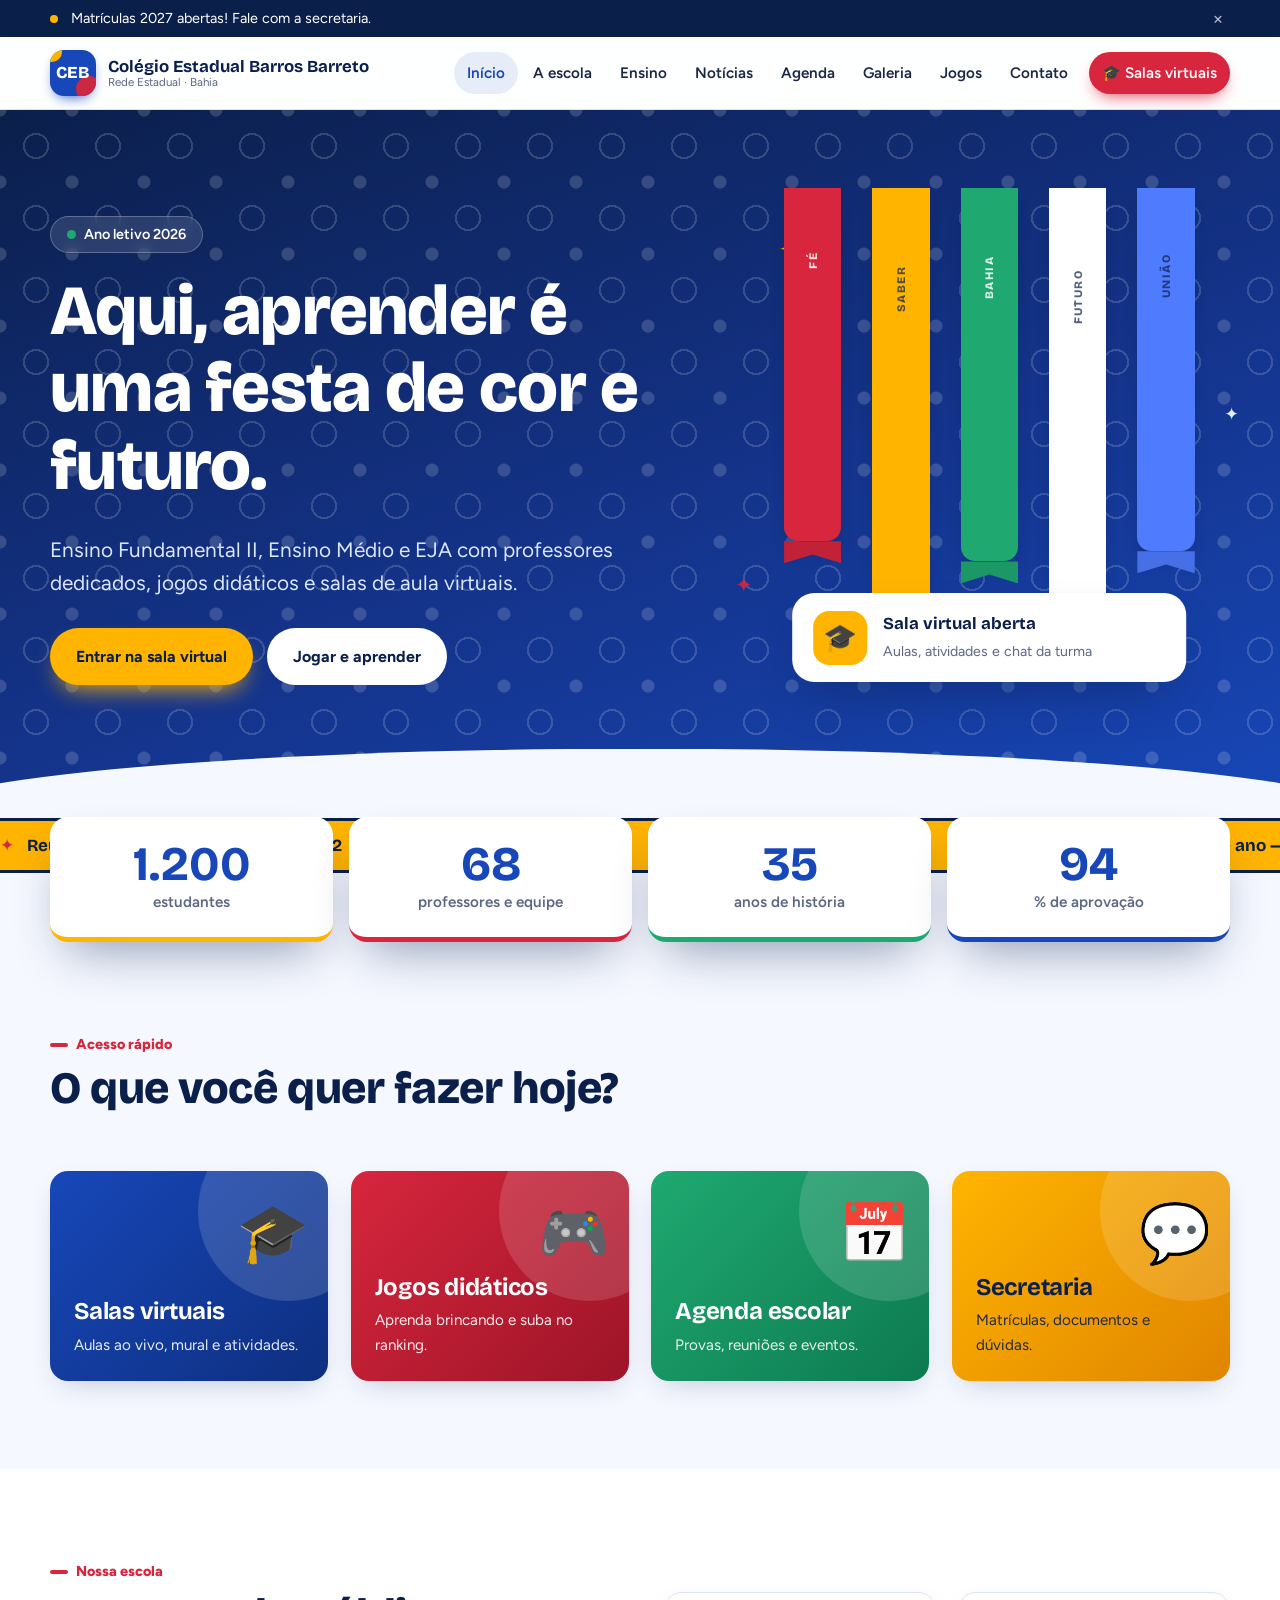
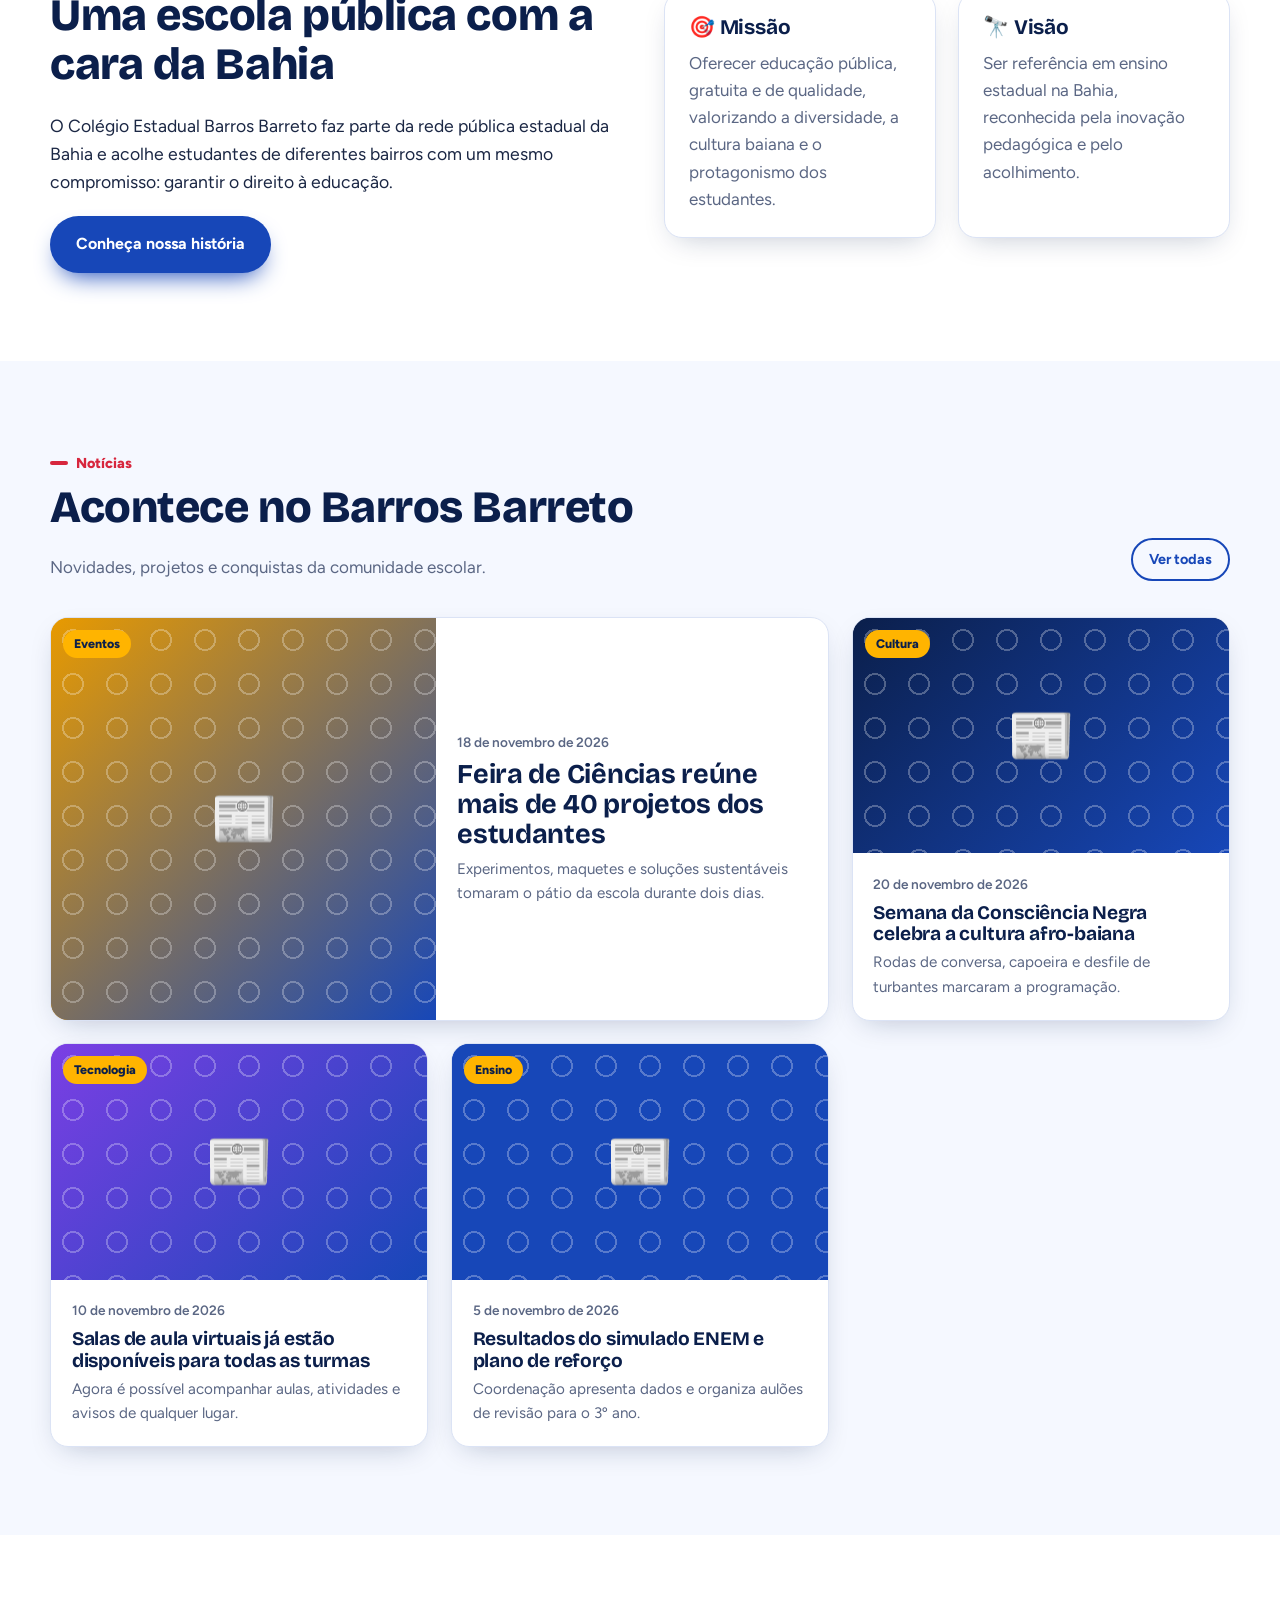
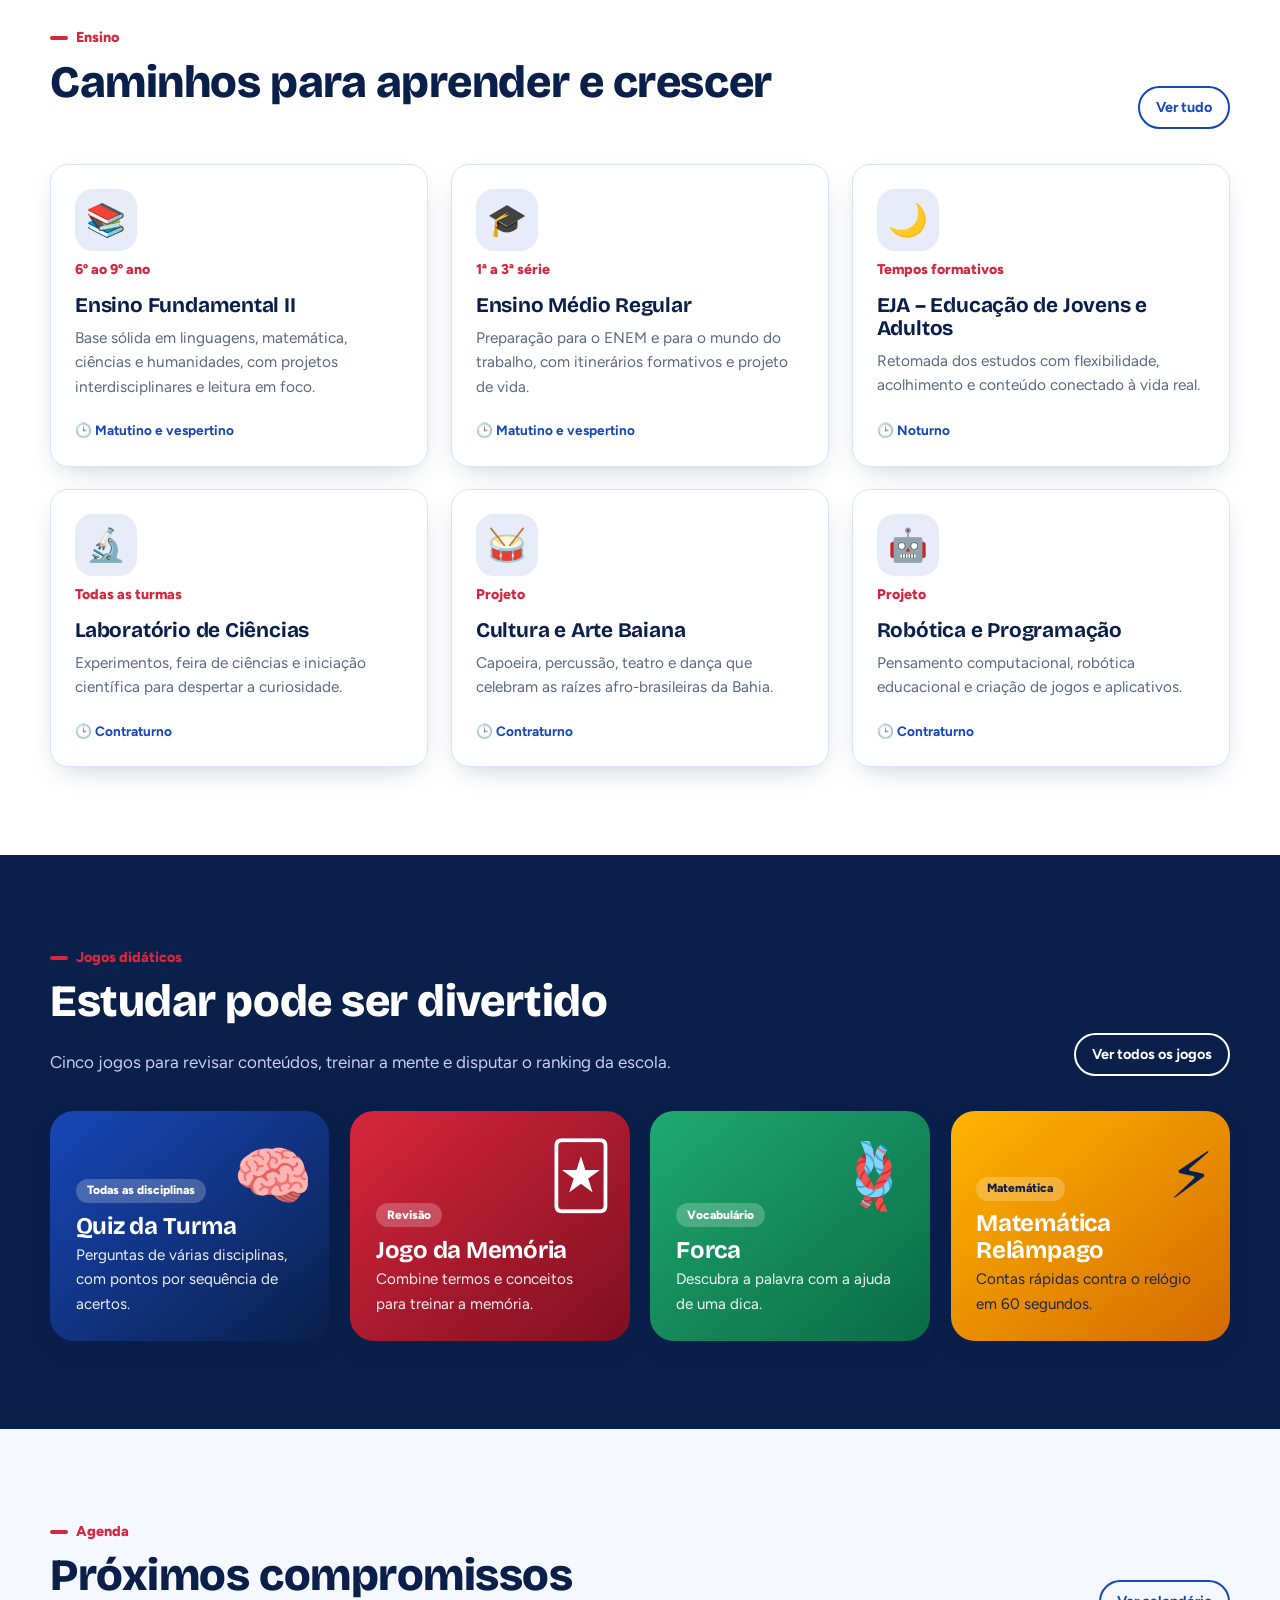
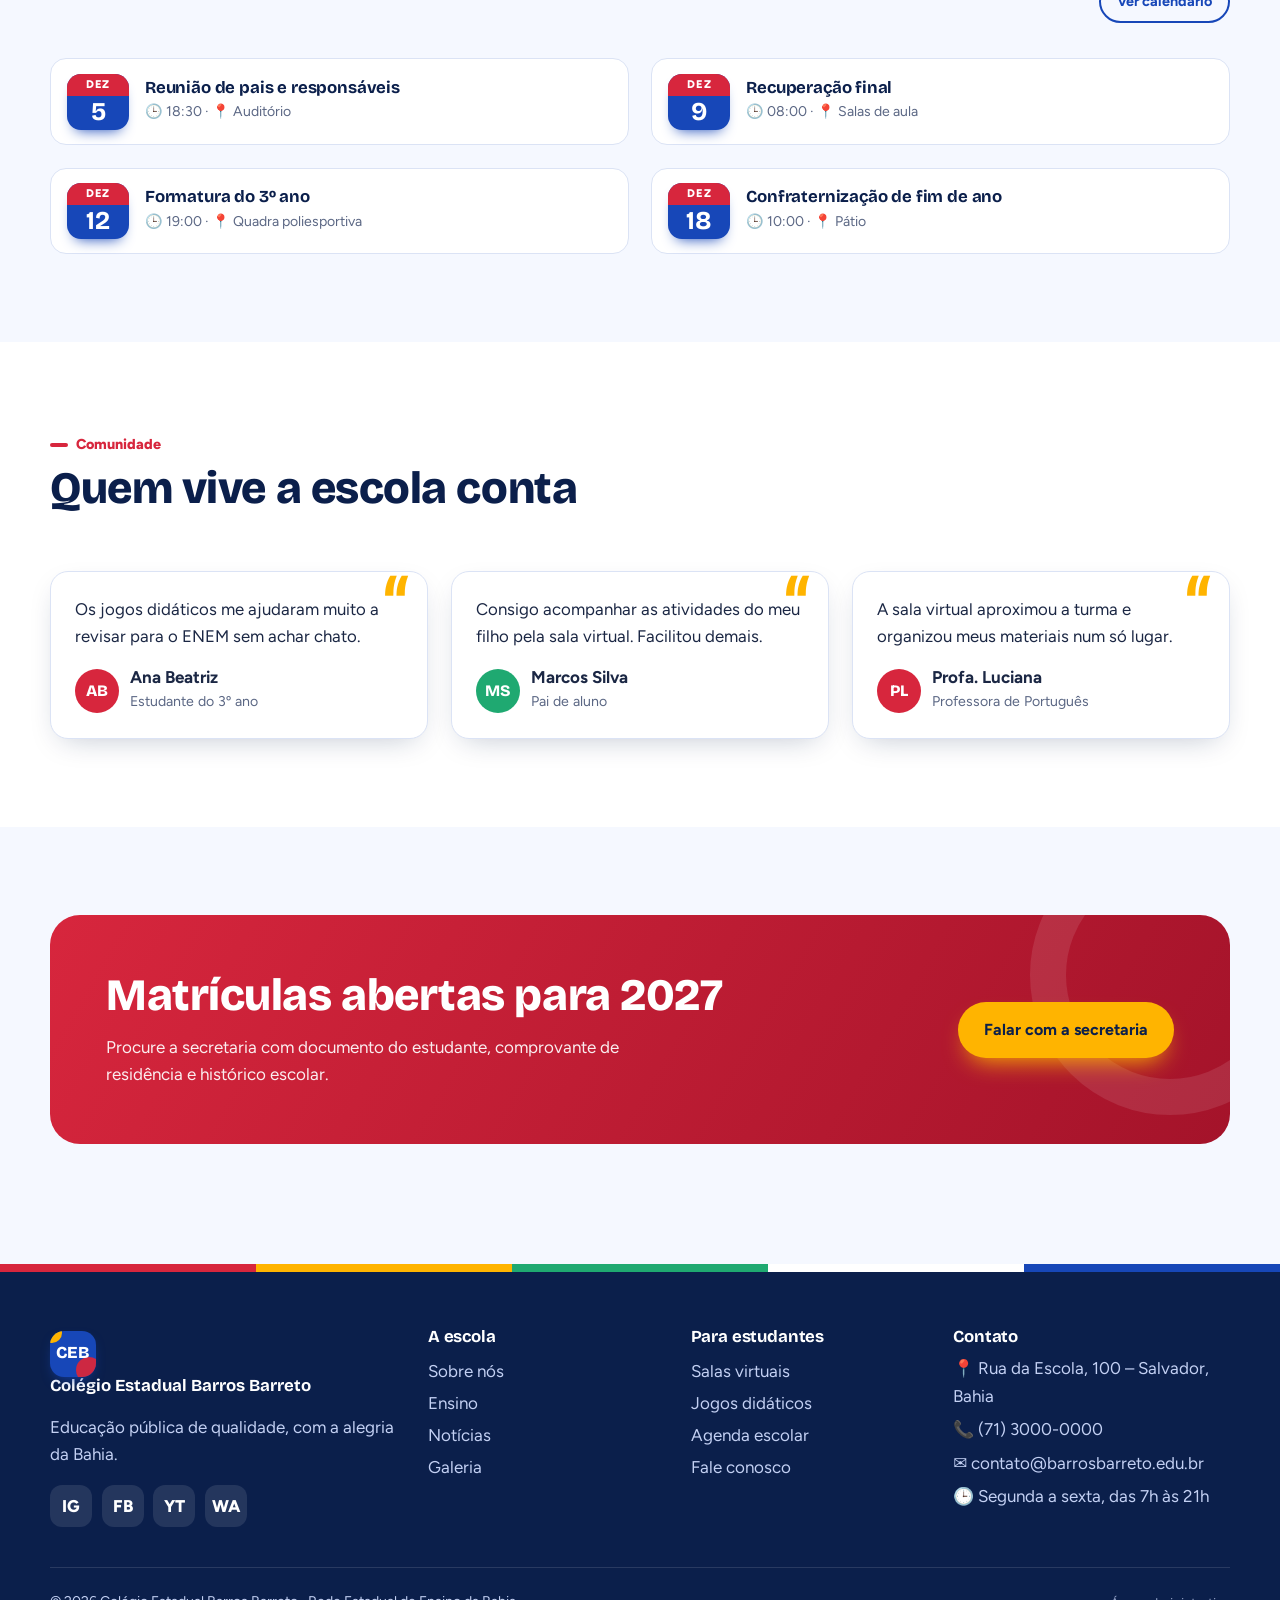
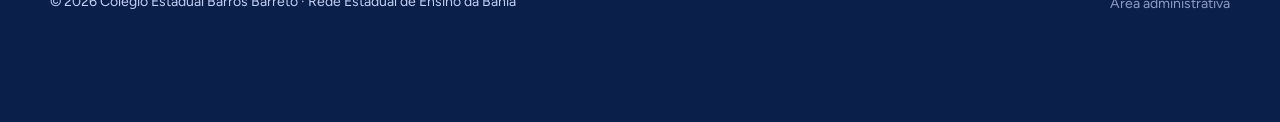
<file: index.html>
<!DOCTYPE html>
<html lang="pt-BR">
<head>
<meta charset="utf-8">
<meta name="viewport" content="width=device-width, initial-scale=1, viewport-fit=cover">
<title>Colégio Estadual Barros Barreto</title>
<meta name="description" content="Site oficial do Colégio Estadual Barros Barreto: notícias, jogos didáticos, salas de aula virtuais e informações para estudantes e famílias.">
<meta name="theme-color" content="#0B1F4B">
<link rel="preconnect" href="https://fonts.googleapis.com">
<link rel="preconnect" href="https://fonts.gstatic.com" crossorigin>
<link href="https://fonts.googleapis.com/css2?family=Bricolage+Grotesque:opsz,wght@12..96,500;12..96,700;12..96,800&family=Figtree:wght@400;500;600;700;800&display=swap" rel="stylesheet">
<link rel="icon" href="data:image/svg+xml,%3Csvg xmlns='http://www.w3.org/2000/svg' viewBox='0 0 64 64'%3E%3Crect width='64' height='64' rx='16' fill='%231747B8'/%3E%3Ccircle cx='50' cy='50' r='16' fill='%23D7263D'/%3E%3Ccircle cx='8' cy='8' r='12' fill='%23FFB400'/%3E%3Ctext x='32' y='41' font-size='26' font-family='Arial' font-weight='800' fill='white' text-anchor='middle'%3EBB%3C/text%3E%3C/svg%3E">
<link rel="stylesheet" href="assets/css/site.css">
</head>
<body>

<div class="carregando" id="carregando" aria-hidden="true"><div class="fitas-load"><i></i><i></i><i></i><i></i><i></i></div></div>

<a href="#app" class="sr-only">Ir para o conteúdo</a>
<div id="aviso-topo"></div>
<header class="site-header" id="header"></header>
<main id="app" tabindex="-1"></main>
<footer class="site-footer" id="footer"></footer>
<nav class="bottom-bar" id="bottom-bar" aria-label="Navegação rápida"></nav>

<button class="voltar-topo" id="voltar-topo" aria-label="Voltar ao topo">↑</button>
<div class="toast" id="toast" role="status" aria-live="polite"></div>
<div class="modal" id="modal" role="dialog" aria-modal="true"><div class="modal-box" id="modal-box"></div></div>
<canvas id="confete"></canvas>

<noscript><p style="padding:2rem;text-align:center">Este site precisa de JavaScript para funcionar.</p></noscript>

<script src="assets/js/store.js"></script>
<script src="assets/js/ui.js"></script>
<script src="assets/js/games.js"></script>
<script src="assets/js/rooms.js"></script>
<script src="assets/js/site.js"></script>
</body>
</html>
</file>
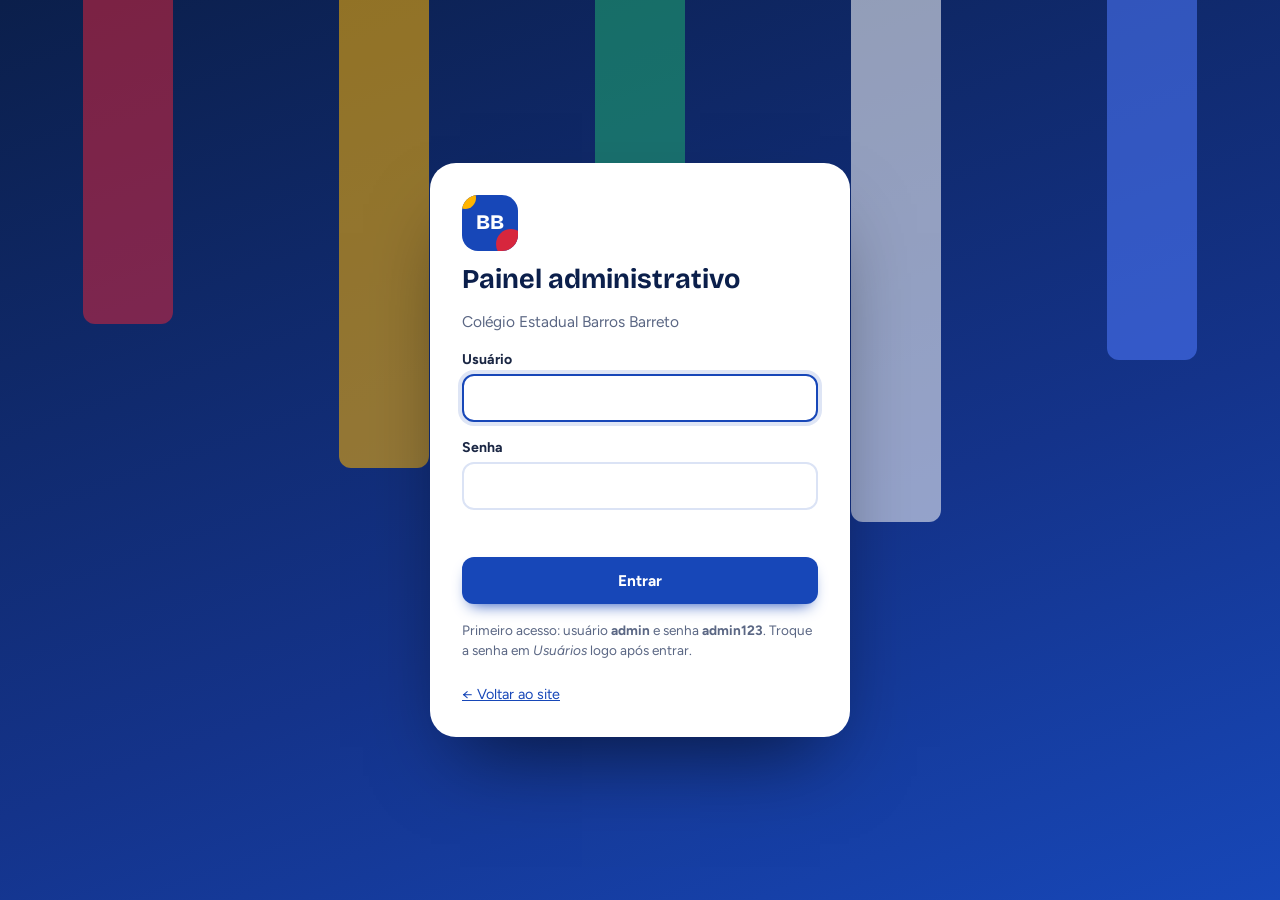
<file: admin/index.html>
<!DOCTYPE html>
<html lang="pt-BR">
<head>
<meta charset="utf-8">
<meta name="viewport" content="width=device-width, initial-scale=1">
<meta name="robots" content="noindex, nofollow">
<title>Painel administrativo · Barros Barreto</title>
<link rel="preconnect" href="https://fonts.googleapis.com">
<link rel="preconnect" href="https://fonts.gstatic.com" crossorigin>
<link href="https://fonts.googleapis.com/css2?family=Bricolage+Grotesque:opsz,wght@12..96,600;12..96,800&family=Figtree:wght@400;500;600;700;800&display=swap" rel="stylesheet">
<link rel="stylesheet" href="../assets/css/admin.css">
</head>
<body>

<!-- Tela de login -->
<div class="login" id="login">
  <div class="login-art" aria-hidden="true"><div class="fita f1"></div><div class="fita f2"></div><div class="fita f3"></div><div class="fita f4"></div><div class="fita f5"></div></div>
  <form class="login-box" id="f-login" autocomplete="on">
    <div class="logo">BB</div>
    <h1>Painel administrativo</h1>
    <p class="muted">Colégio Estadual Barros Barreto</p>
    <label for="l-user">Usuário</label>
    <input id="l-user" class="in" autocomplete="username" required autofocus>
    <label for="l-pass">Senha</label>
    <input id="l-pass" type="password" class="in" autocomplete="current-password" required>
    <div class="erro" id="l-erro" role="alert"></div>
    <button class="bt bt-primario" style="width:100%">Entrar</button>
    <p class="muted dica" id="l-dica">Primeiro acesso: usuário <b>admin</b> e senha <b>admin123</b>. Troque a senha em <i>Usuários</i> logo após entrar.</p>
    <a href="../index.html" class="link">← Voltar ao site</a>
  </form>
</div>

<!-- Aplicação -->
<div class="app" id="app" hidden>
  <aside class="side" id="side">
    <div class="side-topo"><div class="logo sm">BB</div><div><strong>Barros Barreto</strong><small>Painel administrativo</small></div></div>
    <nav id="menu" aria-label="Menu do painel"></nav>
    <div class="side-fim"><a class="bt bt-ghost bt-sm" href="../index.html" target="_blank" rel="noopener">Ver site ↗</a><button class="bt bt-ghost bt-sm" id="sair">Sair</button></div>
  </aside>
  <div class="scrim" id="scrim"></div>
  <div class="main">
    <header class="top">
      <button class="hamb" id="hamb" aria-label="Abrir menu">☰</button>
      <h1 id="titulo-pg">Painel</h1>
      <div class="top-dir"><span class="user" id="user-lbl"></span></div>
    </header>
    <div class="conteudo" id="conteudo" tabindex="-1"></div>
  </div>
</div>

<div class="modal" id="modal" role="dialog" aria-modal="true"><div class="modal-box" id="modal-box"></div></div>
<div class="toast" id="toast" role="status" aria-live="polite"></div>

<script src="../assets/js/store.js"></script>
<script src="admin.js"></script>
</body>
</html>
</file>
<file: assets/css/site.css>
/* ============================================================
   Colégio Estadual Barros Barreto — Estilos do site público
   Paleta: azul azulejo, vermelho Bahia, amarelo dendê, verde fita
   ============================================================ */
:root {
  --azul: #1747B8;
  --marinho: #0B1F4B;
  --vermelho: #D7263D;
  --amarelo: #FFB400;
  --verde: #1FA971;
  --papel: #F5F8FF;
  --branco: #fff;
  --texto: #1b2744;
  --suave: #5b6784;
  --linha: #dbe3f5;
  --raio: 18px;
  --sombra: 0 10px 30px -12px rgba(11, 31, 75, .28);
  --sombra-forte: 0 24px 50px -18px rgba(11, 31, 75, .45);
  --display: 'Bricolage Grotesque', 'Trebuchet MS', system-ui, sans-serif;
  --corpo: 'Figtree', system-ui, -apple-system, 'Segoe UI', sans-serif;
  --header-h: 72px;
}
*, *::before, *::after { box-sizing: border-box; }
html { scroll-behavior: smooth; -webkit-text-size-adjust: 100%; }
body {
  margin: 0; font-family: var(--corpo); color: var(--texto); background: var(--papel);
  line-height: 1.6; font-size: 17px; overflow-x: hidden;
}
img, svg { max-width: 100%; display: block; }
a { color: var(--azul); text-decoration: none; }
a:hover { text-decoration: underline; }
button { font: inherit; cursor: pointer; }
h1, h2, h3, h4 { font-family: var(--display); line-height: 1.1; margin: 0 0 .5em; color: var(--marinho); letter-spacing: -.01em; }
h1 { font-size: clamp(2.3rem, 6vw, 4.4rem); font-weight: 800; }
h2 { font-size: clamp(1.8rem, 4vw, 2.8rem); font-weight: 800; }
h3 { font-size: 1.3rem; font-weight: 700; }
p { margin: 0 0 1em; }
:focus-visible { outline: 3px solid var(--amarelo); outline-offset: 3px; border-radius: 6px; }
.container { width: min(1180px, 100% - 2.4rem); margin-inline: auto; }
.sr-only { position: absolute; width: 1px; height: 1px; overflow: hidden; clip: rect(0 0 0 0); white-space: nowrap; }

/* ---------- fundo de azulejo ---------- */
.azulejo {
  --t: 64px;
  background-color: var(--branco);
  background-image:
    radial-gradient(circle at 50% 50%, transparent 0 11px, var(--azul) 11px 13px, transparent 13px),
    radial-gradient(circle at 0 0, var(--azul) 0 6px, transparent 7px),
    radial-gradient(circle at 100% 0, var(--azul) 0 6px, transparent 7px),
    radial-gradient(circle at 0 100%, var(--azul) 0 6px, transparent 7px),
    radial-gradient(circle at 100% 100%, var(--azul) 0 6px, transparent 7px),
    conic-gradient(from 45deg at 50% 50%, rgba(23,71,184,.10) 0 25%, transparent 0 50%, rgba(23,71,184,.10) 0 75%, transparent 0);
  background-size: var(--t) var(--t);
  opacity: 1;
}

/* ---------- aviso do topo ---------- */
.aviso-topo { background: var(--marinho); color: #fff; font-size: .9rem; overflow: hidden; position: relative; z-index: 60; }
.aviso-topo .container { display: flex; align-items: center; gap: .8rem; padding-block: .45rem; justify-content: center; text-align: center; }
.aviso-topo .dot { width: 8px; height: 8px; border-radius: 50%; background: var(--amarelo); flex: none; animation: pulso 1.6s infinite; }
.aviso-topo button { background: transparent; border: 0; color: #fff; opacity: .7; font-size: 1.2rem; line-height: 1; margin-left: auto; }
.aviso-topo button:hover { opacity: 1; }

/* ---------- cabeçalho ---------- */
.site-header {
  position: sticky; top: 0; z-index: 50; background: rgba(255,255,255,.88); backdrop-filter: blur(14px);
  border-bottom: 1px solid var(--linha); transition: box-shadow .3s, background .3s;
}
.site-header.scrolled { box-shadow: 0 8px 24px -14px rgba(11,31,75,.35); background: rgba(255,255,255,.96); }
.site-header .container { display: flex; align-items: center; justify-content: space-between; height: var(--header-h); gap: 1rem; }
.brand { display: flex; align-items: center; gap: .75rem; color: var(--marinho); text-decoration: none !important; min-width: 0; }
.brand-mark { width: 46px; height: 46px; flex: none; border-radius: 14px; background: var(--azul); display: grid; place-items: center; color: #fff; font-family: var(--display); font-weight: 800; font-size: 1.05rem; position: relative; overflow: hidden; box-shadow: 0 6px 14px -6px var(--azul); }
.brand-mark::before { content: ''; position: absolute; inset: auto -6px -6px auto; width: 26px; height: 26px; background: var(--vermelho); border-radius: 50%; opacity: .95; }
.brand-mark::after { content: ''; position: absolute; left: -8px; top: -8px; width: 20px; height: 20px; background: var(--amarelo); border-radius: 50%; }
.brand-mark span { position: relative; z-index: 2; }
.brand-mark img { width: 100%; height: 100%; object-fit: cover; position: relative; z-index: 3; background: #fff; }
.brand-text { display: flex; flex-direction: column; line-height: 1.1; min-width: 0; }
.brand-text strong { font-family: var(--display); font-size: 1.05rem; white-space: nowrap; overflow: hidden; text-overflow: ellipsis; }
.brand-text small { color: var(--suave); font-size: .72rem; white-space: nowrap; overflow: hidden; text-overflow: ellipsis; }
.nav { display: flex; align-items: center; gap: .15rem; }
.nav a { white-space: nowrap; color: var(--texto); font-weight: 600; padding: .55rem .8rem; border-radius: 999px; font-size: .95rem; text-decoration: none !important; position: relative; transition: background .2s, color .2s; }
.nav a:hover { background: rgba(23,71,184,.08); color: var(--azul); }
.nav a.ativo { color: var(--azul); background: rgba(23,71,184,.1); }
.nav a.destaque { background: var(--vermelho); color: #fff; margin-left: .4rem; box-shadow: 0 8px 18px -8px var(--vermelho); }
.nav a.destaque:hover { background: #b81d31; color: #fff; transform: translateY(-1px); }
.menu-btn { display: none; width: 46px; height: 46px; border-radius: 14px; border: 1px solid var(--linha); background: #fff; place-items: center; }
.menu-btn i { display: block; width: 20px; height: 2px; background: var(--marinho); position: relative; transition: .3s; }
.menu-btn i::before, .menu-btn i::after { content: ''; position: absolute; left: 0; width: 20px; height: 2px; background: var(--marinho); transition: .3s; }
.menu-btn i::before { top: -6px; } .menu-btn i::after { top: 6px; }
.menu-btn[aria-expanded="true"] i { background: transparent; }
.menu-btn[aria-expanded="true"] i::before { top: 0; transform: rotate(45deg); }
.menu-btn[aria-expanded="true"] i::after { top: 0; transform: rotate(-45deg); }

/* ---------- botões ---------- */
.btn { display: inline-flex; align-items: center; justify-content: center; gap: .55rem; padding: .85rem 1.5rem; border-radius: 999px; font-weight: 700; border: 2px solid transparent; transition: transform .2s, box-shadow .2s, background .2s; text-decoration: none !important; font-size: 1rem; position: relative; overflow: hidden; }
.btn:hover { transform: translateY(-3px); }
.btn:active { transform: translateY(0); }
.btn-primario { background: var(--azul); color: #fff; box-shadow: 0 12px 24px -10px var(--azul); }
.btn-primario:hover { background: #10399a; color: #fff; }
.btn-amarelo { background: var(--amarelo); color: var(--marinho); box-shadow: 0 12px 24px -10px var(--amarelo); }
.btn-vermelho { background: var(--vermelho); color: #fff; box-shadow: 0 12px 24px -10px var(--vermelho); }
.btn-ghost { background: transparent; border-color: var(--azul); color: var(--azul); }
.btn-ghost:hover { background: var(--azul); color: #fff; }
.btn-branco { background: #fff; color: var(--marinho); }
.secao.marinho .btn-ghost { border-color: #fff; color: #fff; } .secao.marinho .btn-ghost:hover { background: #fff; color: var(--marinho); }
.btn-sm { padding: .5rem 1rem; font-size: .9rem; }
.btn::after { content: ''; position: absolute; inset: 0; background: linear-gradient(110deg, transparent 30%, rgba(255,255,255,.4) 50%, transparent 70%); transform: translateX(-120%); }
.btn:hover::after { transform: translateX(120%); transition: transform .7s; }

/* ---------- hero ---------- */
.hero { position: relative; overflow: hidden; padding: clamp(2.5rem, 7vw, 5.5rem) 0 clamp(5rem, 9vw, 8rem); color: #fff; background: linear-gradient(160deg, var(--marinho) 0%, #14338a 55%, var(--azul) 100%); isolation: isolate; }
.hero::before { content: ''; position: absolute; inset: 0; z-index: -2; opacity: .16; background-image:
    radial-gradient(circle at 50% 50%, transparent 0 11px, #fff 11px 13px, transparent 13px),
    radial-gradient(circle at 0 0, #fff 0 6px, transparent 7px), radial-gradient(circle at 100% 0, #fff 0 6px, transparent 7px),
    radial-gradient(circle at 0 100%, #fff 0 6px, transparent 7px), radial-gradient(circle at 100% 100%, #fff 0 6px, transparent 7px);
  background-size: 72px 72px; animation: deriva 40s linear infinite; }
.hero::after { content: ''; position: absolute; left: 0; right: 0; bottom: -1px; height: 70px; z-index: 1; background: var(--papel); clip-path: ellipse(58% 100% at 50% 100%); }
.hero-grid { display: grid; grid-template-columns: 1.15fr .85fr; gap: 3rem; align-items: center; position: relative; z-index: 2; }
.hero h1 { color: #fff; margin-bottom: .4em; }
.hero h1 .palavra { display: inline-block; opacity: 0; transform: translateY(40px) rotate(4deg); animation: palavra .8s cubic-bezier(.2,.8,.2,1) forwards; }
.hero p.sub { font-size: clamp(1.05rem, 2.2vw, 1.3rem); color: #dbe6ff; max-width: 38em; opacity: 0; animation: surgir .8s .7s forwards; }
.hero-cta { display: flex; flex-wrap: wrap; gap: .9rem; margin-top: 1.8rem; opacity: 0; animation: surgir .8s .95s forwards; }
.hero-badge { display: inline-flex; align-items: center; gap: .55rem; background: rgba(255,255,255,.12); border: 1px solid rgba(255,255,255,.25); padding: .4rem 1rem; border-radius: 999px; margin-bottom: 1.2rem; font-weight: 600; font-size: .9rem; backdrop-filter: blur(6px); animation: surgir .7s forwards; }
.hero-badge i { width: 9px; height: 9px; background: var(--verde); border-radius: 50%; box-shadow: 0 0 0 0 var(--verde); animation: pulso 1.8s infinite; }

.hero-arte { position: relative; aspect-ratio: 1 / 1.05; max-width: 480px; margin-inline: auto; width: 100%; }
.fitas { position: absolute; left: 50%; top: -10px; width: 100%; height: 100%; transform: translateX(-50%); display: flex; justify-content: space-around; padding-inline: 4%; pointer-events: none; }
.fita { width: 13%; height: 78%; border-radius: 0 0 14px 14px; transform-origin: top center; position: relative; animation: balanca 4.6s ease-in-out infinite; box-shadow: 0 14px 20px -12px rgba(0,0,0,.5); }
.fita::after { content: ''; position: absolute; left: 0; right: 0; bottom: 0; height: 22px; background: inherit; clip-path: polygon(0 0, 100% 0, 100% 100%, 50% 60%, 0 100%); filter: brightness(.9); transform: translateY(100%); }
.fita:nth-child(1) { background: var(--vermelho); animation-delay: -.2s; height: 70%; }
.fita:nth-child(2) { background: var(--amarelo); animation-delay: -1.1s; height: 86%; }
.fita:nth-child(3) { background: var(--verde); animation-delay: -2s; height: 74%; }
.fita:nth-child(4) { background: #fff; animation-delay: -2.9s; height: 90%; }
.fita:nth-child(5) { background: #4f7bff; animation-delay: -3.6s; height: 72%; }
.fita span { position: absolute; top: 18%; left: 50%; writing-mode: vertical-rl; transform: translateX(-50%) rotate(180deg); font-size: .72rem; font-weight: 800; letter-spacing: .12em; color: rgba(11,31,75,.7); font-family: var(--display); text-transform: uppercase; white-space: nowrap; }
.fita:nth-child(1) span, .fita:nth-child(3) span { color: rgba(255,255,255,.85); }
.hero-nuvem { position: absolute; bottom: 4%; left: 50%; transform: translateX(-50%); width: 82%; background: #fff; color: var(--marinho); border-radius: 22px; padding: 1.1rem 1.3rem; box-shadow: var(--sombra-forte); display: flex; gap: 1rem; align-items: center; animation: flutua 5s ease-in-out infinite; z-index: 3; }
.hero-nuvem .ic { width: 54px; height: 54px; flex: none; border-radius: 16px; background: var(--amarelo); display: grid; place-items: center; font-size: 1.7rem; }
.hero-nuvem b { display: block; font-family: var(--display); font-size: 1.05rem; }
.hero-nuvem small { color: var(--suave); }
.estrela { position: absolute; color: var(--amarelo); animation: gira 12s linear infinite; opacity: .9; }
.estrela.e1 { top: 6%; left: 6%; font-size: 1.6rem; } .estrela.e2 { top: 40%; right: -2%; font-size: 1.1rem; animation-duration: 8s; color: #fff; }
.estrela.e3 { bottom: 20%; left: -3%; font-size: 1.3rem; animation-duration: 16s; color: var(--vermelho); }

/* ---------- ticker ---------- */
.ticker { background: var(--amarelo); color: var(--marinho); overflow: hidden; white-space: nowrap; border-block: 3px solid var(--marinho); }
.ticker-track { display: inline-flex; gap: 3rem; padding: .7rem 0; animation: marquee 38s linear infinite; font-family: var(--display); font-weight: 700; }
.ticker:hover .ticker-track { animation-play-state: paused; }
.ticker-track span::before { content: '✦'; margin-right: .8rem; color: var(--vermelho); }

/* ---------- seções ---------- */
.secao { padding: clamp(3rem, 7vw, 5.5rem) 0; position: relative; }
.secao.branca { background: #fff; }
.secao.marinho { background: var(--marinho); color: #fff; }
.secao.marinho h2, .secao.marinho h3 { color: #fff; }
.secao-topo { display: flex; justify-content: space-between; align-items: end; gap: 1rem; margin-bottom: 2.2rem; flex-wrap: wrap; }
.secao-topo p { color: var(--suave); max-width: 38em; margin: 0; }
.secao.marinho .secao-topo p { color: #c3d0f3; }
.kicker { display: inline-block; font-weight: 800; color: var(--vermelho); font-size: .9rem; margin-bottom: .5rem; padding-left: 1.6rem; position: relative; }
.kicker::before { content: ''; position: absolute; left: 0; top: 50%; width: 1.1rem; height: 4px; border-radius: 4px; background: var(--vermelho); transform: translateY(-50%); }

.grid { display: grid; gap: 1.4rem; }
.g2 { grid-template-columns: repeat(2, 1fr); } .g3 { grid-template-columns: repeat(3, 1fr); } .g4 { grid-template-columns: repeat(4, 1fr); }
.card { background: #fff; border: 1px solid var(--linha); border-radius: var(--raio); padding: 1.5rem; box-shadow: var(--sombra); transition: transform .35s cubic-bezier(.2,.8,.2,1), box-shadow .35s; position: relative; overflow: hidden; }
.card.hover:hover { transform: translateY(-8px) rotate(-.4deg); box-shadow: var(--sombra-forte); }

/* acessos rápidos */
.rapido { display: flex; flex-direction: column; gap: .5rem; color: #fff !important; text-decoration: none !important; border: 0; min-height: 210px; justify-content: flex-end; }
.rapido .emoji { position: absolute; right: 1.2rem; top: 1rem; font-size: 3.6rem; transition: transform .5s cubic-bezier(.3,1.6,.5,1); }
.rapido:hover .emoji { transform: scale(1.3) rotate(-12deg); }
.rapido h3 { color: #fff; margin: 0; font-size: 1.5rem; } .rapido p { margin: 0; opacity: .9; font-size: .95rem; }
.rapido::before { content: ''; position: absolute; width: 180px; height: 180px; border-radius: 50%; background: rgba(255,255,255,.14); right: -50px; top: -50px; transition: transform .6s; }
.rapido:hover::before { transform: scale(2.2); }
.r-azul { background: linear-gradient(135deg, var(--azul), #0e2f80); } .r-vermelho { background: linear-gradient(135deg, var(--vermelho), #9d1428); }
.r-verde { background: linear-gradient(135deg, var(--verde), #0d7a50); } .r-amarelo { background: linear-gradient(135deg, var(--amarelo), #e08500); color: var(--marinho) !important; }
.r-amarelo h3 { color: var(--marinho); }

/* stats */
.stats { display: grid; grid-template-columns: repeat(4, 1fr); gap: 1rem; margin-top: -3.5rem; position: relative; z-index: 5; }
.stat { background: #fff; border-radius: var(--raio); padding: 1.4rem 1rem; text-align: center; box-shadow: var(--sombra-forte); border-bottom: 5px solid var(--amarelo); }
.stat:nth-child(2) { border-color: var(--vermelho); } .stat:nth-child(3) { border-color: var(--verde); } .stat:nth-child(4) { border-color: var(--azul); }
.stat b { display: block; font-family: var(--display); font-size: clamp(2rem, 4vw, 3rem); color: var(--azul); line-height: 1; }
.stat span { color: var(--suave); font-weight: 600; font-size: .95rem; }

/* notícias */
.noticia { padding: 0; display: flex; flex-direction: column; text-decoration: none !important; color: inherit !important; }
.noticia .capa { aspect-ratio: 16/10; position: relative; overflow: hidden; background: var(--azul); }
.noticia .capa img { width: 100%; height: 100%; object-fit: cover; transition: transform .6s; }
.noticia:hover .capa img, .noticia:hover .capa .arte { transform: scale(1.08); }
.arte { width: 100%; height: 100%; display: grid; place-items: center; font-size: 3.4rem; transition: transform .6s; background-size: 40px 40px; }
.chip { display: inline-block; font-size: .78rem; font-weight: 800; padding: .25rem .7rem; border-radius: 999px; background: rgba(255,180,0,.2); color: #8a5a00; }
.noticia .capa .chip { position: absolute; left: 12px; top: 12px; background: var(--amarelo); color: var(--marinho); z-index: 2; }
.noticia .corpo { padding: 1.3rem; display: flex; flex-direction: column; gap: .4rem; flex: 1; }
.noticia h3 { font-size: 1.2rem; margin: 0; transition: color .2s; } .noticia:hover h3 { color: var(--azul); }
.noticia time { color: var(--suave); font-size: .85rem; font-weight: 600; }
.noticia p { color: var(--suave); font-size: .95rem; margin: 0; }
.noticia.grande { grid-column: span 2; flex-direction: row; } .noticia.grande .capa { aspect-ratio: auto; flex: 1.1; min-height: 260px; } .noticia.grande .corpo { flex: 1; justify-content: center; }
.noticia.grande h3 { font-size: 1.7rem; }

/* cursos */
.curso { display: flex; flex-direction: column; gap: .5rem; }
.curso .ic { width: 62px; height: 62px; border-radius: 18px; display: grid; place-items: center; font-size: 2rem; background: rgba(23,71,184,.1); transition: transform .5s cubic-bezier(.3,1.6,.5,1), background .3s; }
.curso:hover .ic { transform: rotate(-10deg) scale(1.15); background: var(--amarelo); }
.curso h3 { margin: .3rem 0 0; } .curso small { color: var(--vermelho); font-weight: 800; } .curso p { color: var(--suave); margin: 0; font-size: .96rem; }
.curso .turno { margin-top: auto; padding-top: .8rem; font-size: .85rem; font-weight: 700; color: var(--azul); }

/* agenda */
.agenda-item { display: flex; gap: 1rem; align-items: center; padding: .9rem 1rem; background: #fff; border-radius: 16px; border: 1px solid var(--linha); transition: transform .25s, box-shadow .25s; }
.agenda-item:hover { transform: translateX(8px); box-shadow: var(--sombra); }
.data-bloco { width: 62px; flex: none; text-align: center; border-radius: 14px; overflow: hidden; background: var(--azul); color: #fff; box-shadow: 0 8px 14px -8px var(--azul); }
.data-bloco small { display: block; background: var(--vermelho); font-size: .7rem; font-weight: 800; letter-spacing: .08em; padding: 2px 0; }
.data-bloco b { display: block; font-family: var(--display); font-size: 1.6rem; padding: 2px 0 4px; line-height: 1.1; }
.agenda-item h4 { margin: 0; font-size: 1.05rem; } .agenda-item span { color: var(--suave); font-size: .88rem; }
.calendario { background: #fff; border-radius: var(--raio); border: 1px solid var(--linha); padding: 1.2rem; box-shadow: var(--sombra); }
.cal-topo { display: flex; align-items: center; justify-content: space-between; margin-bottom: .8rem; }
.cal-topo h3 { margin: 0; text-transform: capitalize; }
.cal-topo button { width: 40px; height: 40px; border-radius: 12px; border: 1px solid var(--linha); background: #fff; font-size: 1.1rem; }
.cal-topo button:hover { background: var(--azul); color: #fff; }
.cal-grid { display: grid; grid-template-columns: repeat(7, 1fr); gap: 4px; }
.cal-grid .dow { text-align: center; font-weight: 800; font-size: .75rem; color: var(--suave); padding: 4px 0; }
.cal-dia { aspect-ratio: 1; display: grid; place-items: center; border-radius: 12px; font-weight: 600; position: relative; font-size: .95rem; background: transparent; border: 0; }
.cal-dia.fora { opacity: .25; } .cal-dia.hoje { outline: 2px solid var(--azul); }
.cal-dia.evento { background: var(--amarelo); color: var(--marinho); font-weight: 800; cursor: pointer; }
.cal-dia.evento:hover { background: var(--vermelho); color: #fff; }

/* galeria */
.galeria { columns: 4 220px; column-gap: 1rem; }
.foto { break-inside: avoid; margin-bottom: 1rem; border-radius: 16px; overflow: hidden; position: relative; cursor: zoom-in; border: 0; padding: 0; width: 100%; display: block; background: none; }
.foto .arte { aspect-ratio: var(--ar, 4/3); font-size: 3rem; } .foto img { width: 100%; transition: transform .6s; }
.foto:hover img, .foto:hover .arte { transform: scale(1.08); }
.foto .leg { position: absolute; inset: auto 0 0 0; padding: 1.6rem .9rem .7rem; background: linear-gradient(transparent, rgba(11,31,75,.9)); color: #fff; font-weight: 700; text-align: left; transform: translateY(101%); transition: transform .35s; }
.foto:hover .leg, .foto:focus-visible .leg { transform: translateY(0); }
.filtros { display: flex; gap: .5rem; flex-wrap: wrap; margin-bottom: 1.4rem; }
.filtro { padding: .5rem 1.1rem; border-radius: 999px; border: 1px solid var(--linha); background: #fff; font-weight: 700; color: var(--texto); transition: .2s; }
.filtro:hover { border-color: var(--azul); color: var(--azul); } .filtro.ativo { background: var(--azul); color: #fff; border-color: var(--azul); }

/* equipe / depoimentos */
.pessoa { text-align: center; }
.avatar { width: 88px; height: 88px; border-radius: 50%; margin: 0 auto .8rem; display: grid; place-items: center; color: #fff; font-family: var(--display); font-weight: 800; font-size: 1.8rem; position: relative; }
.avatar::after { content: ''; position: absolute; inset: -5px; border-radius: 50%; border: 2px dashed currentColor; opacity: .35; animation: gira 14s linear infinite; }
.pessoa small { color: var(--vermelho); font-weight: 800; } .pessoa p { color: var(--suave); font-size: .92rem; margin: .4rem 0 0; }
.depo { position: relative; } .depo::before { content: '“'; position: absolute; top: -10px; right: 18px; font-family: var(--display); font-size: 6rem; color: var(--amarelo); line-height: 1; }
.depo p { font-size: 1.05rem; position: relative; } .depo footer { display: flex; align-items: center; gap: .7rem; } .depo footer .avatar { width: 44px; height: 44px; margin: 0; font-size: 1rem; } .depo footer .avatar::after { display: none; }
.depo footer b { display: block; line-height: 1.2; } .depo footer small { color: var(--suave); }

/* cta */
.cta { background: linear-gradient(120deg, var(--vermelho), #a4132a); color: #fff; border-radius: 30px; padding: clamp(2rem, 5vw, 3.5rem); display: flex; align-items: center; justify-content: space-between; gap: 2rem; flex-wrap: wrap; position: relative; overflow: hidden; }
.cta::before { content: ''; position: absolute; right: -80px; top: -80px; width: 280px; height: 280px; border-radius: 50%; border: 36px solid rgba(255,255,255,.1); animation: gira 30s linear infinite; }
.cta h2 { color: #fff; margin: 0 0 .3em; } .cta p { margin: 0; opacity: .92; max-width: 34em; }

/* páginas internas */
.pagina-topo { background: linear-gradient(160deg, var(--marinho), var(--azul)); color: #fff; padding: 3rem 0 4.5rem; position: relative; overflow: hidden; }
.pagina-topo::before { content: ''; position: absolute; inset: 0; opacity: .12; background-image: radial-gradient(circle at 50% 50%, transparent 0 11px, #fff 11px 13px, transparent 13px); background-size: 56px 56px; animation: deriva 40s linear infinite; }
.pagina-topo::after { content: ''; position: absolute; left: 0; right: 0; bottom: -1px; height: 36px; background: var(--papel); clip-path: ellipse(60% 100% at 50% 100%); }
.pagina-topo .container { position: relative; z-index: 2; }
.pagina-topo h1 { color: #fff; font-size: clamp(2rem, 5vw, 3.4rem); margin: .2em 0; } .pagina-topo p { color: #cfdbff; max-width: 40em; margin: 0; }
.migalhas { font-size: .88rem; color: #b8c9f5; } .migalhas a { color: #fff; }
.texto-longo { font-size: 1.1rem; max-width: 46em; } .texto-longo p { margin-bottom: 1.1em; }
.valores { display: flex; flex-wrap: wrap; gap: .6rem; } .valores span { background: #fff; border: 1px solid var(--linha); padding: .5rem 1rem; border-radius: 999px; font-weight: 700; color: var(--azul); }
.mvv h3 { display: flex; align-items: center; gap: .6rem; } .mvv .ic { font-size: 1.6rem; }
.artigo { background: #fff; border-radius: var(--raio); padding: clamp(1.4rem, 4vw, 3rem); border: 1px solid var(--linha); box-shadow: var(--sombra); max-width: 860px; margin-inline: auto; margin-top: -2rem; position: relative; z-index: 3; }
.artigo .capa { border-radius: 14px; overflow: hidden; margin-bottom: 1.5rem; } .artigo .capa .arte { height: 260px; }
.busca { display: flex; gap: .6rem; flex-wrap: wrap; align-items: center; margin-bottom: 1.4rem; }
.input, .select, textarea.input { width: 100%; padding: .85rem 1.1rem; border: 2px solid var(--linha); border-radius: 14px; font: inherit; background: #fff; color: var(--texto); transition: border-color .2s, box-shadow .2s; }
.input:focus, .select:focus { outline: 0; border-color: var(--azul); box-shadow: 0 0 0 4px rgba(23,71,184,.15); }
.busca .input { max-width: 340px; }
.form label { display: block; font-weight: 700; margin-bottom: .3rem; font-size: .92rem; } .form .campo { margin-bottom: 1rem; }
.contato-info { display: grid; gap: 1rem; } .contato-info .linha { display: flex; gap: 1rem; align-items: flex-start; }
.contato-info .ic { width: 48px; height: 48px; flex: none; border-radius: 14px; background: rgba(23,71,184,.1); display: grid; place-items: center; font-size: 1.4rem; }
.mapa { border: 0; width: 100%; height: 320px; border-radius: var(--raio); box-shadow: var(--sombra); }

/* ---------- jogos ---------- */
.jogos-grid { display: grid; grid-template-columns: repeat(auto-fill, minmax(240px, 1fr)); gap: 1.3rem; }
.jogo-card { border: 0; text-align: left; color: #fff; padding: 1.6rem; border-radius: 24px; min-height: 230px; display: flex; flex-direction: column; justify-content: flex-end; position: relative; overflow: hidden; transition: transform .35s cubic-bezier(.2,1.4,.4,1), box-shadow .35s; box-shadow: var(--sombra); }
.jogo-card:hover { transform: translateY(-10px) rotate(-1.5deg) scale(1.02); box-shadow: var(--sombra-forte); }
.jogo-card .emoji { position: absolute; top: 14px; right: 16px; font-size: 4rem; animation: flutua 4s ease-in-out infinite; }
.jogo-card h3 { color: inherit; margin: 0 0 .25rem; font-size: 1.5rem; } .jogo-card p { margin: 0; opacity: .92; font-size: .95rem; }
.jogo-card .tag { align-self: flex-start; background: rgba(255,255,255,.22); border-radius: 999px; padding: .15rem .7rem; font-size: .75rem; font-weight: 800; margin-bottom: .6rem; }
.jg1 { background: linear-gradient(140deg, #1747B8, #0B1F4B); } .jg2 { background: linear-gradient(140deg, #D7263D, #7e0f20); }
.jg3 { background: linear-gradient(140deg, #1FA971, #0b6a46); } .jg4 { background: linear-gradient(140deg, #FFB400, #d46a00); color: var(--marinho); } .jg5 { background: linear-gradient(140deg, #7b3fe4, #3b1a8f); }
.jogo-card.desligado { filter: grayscale(1); opacity: .55; pointer-events: none; }
.palco { background: #fff; border-radius: 26px; border: 1px solid var(--linha); box-shadow: var(--sombra-forte); padding: clamp(1.2rem, 4vw, 2.2rem); max-width: 860px; margin-inline: auto; position: relative; overflow: hidden; }
.palco-topo { display: flex; justify-content: space-between; align-items: center; gap: 1rem; flex-wrap: wrap; margin-bottom: 1.2rem; }
.placar { display: flex; gap: .6rem; flex-wrap: wrap; }
.placar .pill { background: var(--papel); border: 1px solid var(--linha); border-radius: 999px; padding: .35rem .9rem; font-weight: 800; font-size: .92rem; }
.placar .pill b { color: var(--azul); }
.barra { height: 10px; background: var(--linha); border-radius: 999px; overflow: hidden; margin-bottom: 1.2rem; } .barra i { display: block; height: 100%; width: 0; background: linear-gradient(90deg, var(--verde), var(--amarelo)); border-radius: 999px; transition: width .5s cubic-bezier(.2,.8,.2,1); }
.pergunta { font-family: var(--display); font-size: clamp(1.3rem, 3.4vw, 1.9rem); font-weight: 700; margin-bottom: 1.2rem; color: var(--marinho); }
.opcoes { display: grid; grid-template-columns: repeat(2, 1fr); gap: .8rem; }
.opcao { text-align: left; padding: 1rem 1.1rem; border-radius: 16px; border: 2px solid var(--linha); background: #fff; font-weight: 700; color: var(--texto); display: flex; gap: .8rem; align-items: center; transition: transform .15s, border-color .2s, background .2s; }
.opcao:hover:not(:disabled) { border-color: var(--azul); transform: translateY(-3px); background: rgba(23,71,184,.05); }
.opcao .letra { width: 32px; height: 32px; flex: none; border-radius: 10px; background: var(--papel); display: grid; place-items: center; font-weight: 800; color: var(--azul); }
.opcao.certa { background: rgba(31,169,113,.15); border-color: var(--verde); animation: pula .5s; } .opcao.errada { background: rgba(215,38,61,.12); border-color: var(--vermelho); animation: treme .4s; }
.opcao:disabled { cursor: default; }
.feedback { margin-top: 1rem; padding: .9rem 1.1rem; border-radius: 14px; font-weight: 700; display: none; } .feedback.ok { display: block; background: rgba(31,169,113,.15); color: #0b6a46; } .feedback.no { display: block; background: rgba(215,38,61,.12); color: #9d1428; }
.resultado { text-align: center; padding: 1rem 0; } .resultado .trofeu { font-size: 5rem; animation: pula 1s infinite alternate; } .resultado h2 { margin: .2em 0; }
.memoria-grid { display: grid; grid-template-columns: repeat(4, 1fr); gap: .7rem; perspective: 1000px; }
.carta { aspect-ratio: 1 / 1.05; position: relative; border: 0; background: none; padding: 0; transform-style: preserve-3d; transition: transform .55s cubic-bezier(.3,1.3,.5,1); }
.carta.virada, .carta.par { transform: rotateY(180deg); }
.carta .lado { position: absolute; inset: 0; backface-visibility: hidden; border-radius: 16px; display: grid; place-items: center; text-align: center; padding: .4rem; font-weight: 800; font-size: clamp(.78rem, 2.2vw, 1.05rem); }
.carta .frente { background: var(--azul); color: #fff; font-size: 2rem; background-image: radial-gradient(circle at 50% 50%, transparent 0 9px, rgba(255,255,255,.4) 9px 11px, transparent 11px); background-size: 34px 34px; }
.carta .verso { background: #fff; border: 3px solid var(--amarelo); color: var(--marinho); transform: rotateY(180deg); }
.carta.par .verso { border-color: var(--verde); background: rgba(31,169,113,.12); }
.forca-boneco { width: 170px; flex: none; } .forca-boneco svg { width: 100%; } .forca-boneco .parte { opacity: 0; transition: opacity .3s; } .forca-boneco .parte.on { opacity: 1; }
.forca-layout { display: flex; gap: 1.6rem; align-items: center; flex-wrap: wrap; justify-content: center; }
.palavra-forca { display: flex; gap: .4rem; flex-wrap: wrap; justify-content: center; margin: 1rem 0; }
.palavra-forca span { width: clamp(28px, 7vw, 44px); height: clamp(38px, 9vw, 54px); border-bottom: 4px solid var(--azul); display: grid; place-items: center; font-family: var(--display); font-weight: 800; font-size: clamp(1.3rem, 4vw, 1.9rem); color: var(--marinho); }
.teclado { display: flex; flex-wrap: wrap; gap: .4rem; justify-content: center; max-width: 560px; margin-inline: auto; }
.tecla { width: 42px; height: 46px; border-radius: 12px; border: 2px solid var(--linha); background: #fff; font-weight: 800; color: var(--marinho); transition: .15s; }
.tecla:hover:not(:disabled) { border-color: var(--azul); transform: translateY(-2px); } .tecla.ok { background: var(--verde); color: #fff; border-color: var(--verde); } .tecla.no { background: var(--vermelho); color: #fff; border-color: var(--vermelho); } .tecla:disabled { cursor: default; }
.conta { font-family: var(--display); font-size: clamp(2.4rem, 8vw, 4rem); font-weight: 800; text-align: center; color: var(--marinho); margin: .6rem 0 1.2rem; } .resp-form { display: flex; gap: .7rem; max-width: 420px; margin: 0 auto; } .resp-form .input { text-align: center; font-size: 1.5rem; font-weight: 800; }
.tempo { height: 8px; background: var(--linha); border-radius: 999px; overflow: hidden; margin-bottom: 1rem; } .tempo i { display: block; height: 100%; width: 100%; background: var(--vermelho); transform-origin: left; }
.caca-layout { display: flex; gap: 1.6rem; flex-wrap: wrap; justify-content: center; align-items: flex-start; }
.caca-grid { display: grid; gap: 3px; user-select: none; touch-action: none; }
.caca-cel { width: clamp(24px, 6.2vw, 38px); aspect-ratio: 1; display: grid; place-items: center; font-weight: 800; border-radius: 8px; background: var(--papel); color: var(--marinho); font-size: clamp(.75rem, 2.4vw, 1.05rem); cursor: pointer; transition: background .15s, transform .15s; }
.caca-cel.sel { background: var(--amarelo); transform: scale(1.08); } .caca-cel.achada { background: var(--verde); color: #fff; }
.caca-lista { display: flex; flex-wrap: wrap; gap: .5rem; max-width: 220px; } .caca-lista span { padding: .3rem .8rem; border-radius: 999px; background: var(--papel); font-weight: 700; border: 1px solid var(--linha); } .caca-lista span.feita { background: var(--verde); color: #fff; text-decoration: line-through; border-color: var(--verde); }
.ranking { margin-top: 1.5rem; } .ranking ol { padding-left: 1.2rem; margin: 0; } .ranking li { padding: .3rem 0; border-bottom: 1px dashed var(--linha); }
#confete { position: fixed; inset: 0; pointer-events: none; z-index: 200; }

/* ---------- salas virtuais ---------- */
.sala-card { color: #fff; padding: 0; border: 0; overflow: hidden; text-align: left; display: flex; flex-direction: column; background: #fff; color: var(--texto); }
.sala-card .faixa { padding: 1.4rem; color: #fff; position: relative; min-height: 120px; display: flex; flex-direction: column; justify-content: flex-end; background-image: radial-gradient(circle at 80% 20%, rgba(255,255,255,.2) 0 40px, transparent 41px), radial-gradient(circle at 95% 70%, rgba(255,255,255,.12) 0 60px, transparent 61px); }
.sala-card .faixa h3 { color: #fff; margin: 0; } .sala-card .faixa small { opacity: .9; font-weight: 700; }
.sala-card .info { padding: 1.2rem 1.4rem; display: grid; gap: .3rem; font-size: .93rem; color: var(--suave); } .sala-card .info b { color: var(--texto); }
.sala-card .rodape { padding: 0 1.4rem 1.3rem; margin-top: auto; display: flex; gap: .6rem; align-items: center; }
.ao-vivo { display: inline-flex; align-items: center; gap: .4rem; font-size: .75rem; font-weight: 800; color: var(--vermelho); } .ao-vivo::before { content: ''; width: 8px; height: 8px; border-radius: 50%; background: var(--vermelho); animation: pulso 1.2s infinite; }
.login-sala { max-width: 460px; margin: -2rem auto 0; position: relative; z-index: 4; }
.sala-layout { display: grid; grid-template-columns: 1fr 340px; gap: 1.2rem; align-items: start; }
.sala-video { background: #0b1022; border-radius: 22px; overflow: hidden; aspect-ratio: 16/9; position: relative; box-shadow: var(--sombra-forte); }
.sala-video iframe { width: 100%; height: 100%; border: 0; }
.sala-video .espera { position: absolute; inset: 0; display: grid; place-items: center; text-align: center; color: #fff; padding: 1.5rem; background: radial-gradient(circle at 50% 30%, #1747B8, #0B1F4B); }
.sala-video .espera .grande { font-size: 4rem; animation: flutua 3.5s ease-in-out infinite; }
.sala-barra { display: flex; gap: .6rem; flex-wrap: wrap; margin: 1rem 0; }
.abas { display: flex; gap: .3rem; background: #fff; border: 1px solid var(--linha); border-radius: 999px; padding: .3rem; overflow-x: auto; scrollbar-width: none; margin-bottom: 1rem; }
.aba { flex: none; padding: .55rem 1.1rem; border-radius: 999px; border: 0; background: transparent; font-weight: 700; color: var(--suave); } .aba.ativo { background: var(--azul); color: #fff; box-shadow: 0 8px 14px -8px var(--azul); }
.lista-item { display: flex; gap: 1rem; align-items: flex-start; padding: 1rem; background: #fff; border: 1px solid var(--linha); border-radius: 16px; margin-bottom: .7rem; }
.lista-item .ic { font-size: 1.6rem; width: 48px; height: 48px; display: grid; place-items: center; background: rgba(23,71,184,.1); border-radius: 14px; flex: none; }
.lista-item h4 { margin: 0 0 .15rem; } .lista-item p { margin: 0; color: var(--suave); font-size: .93rem; }
.lista-item .acoes { margin-left: auto; flex: none; }
.chat { background: #fff; border: 1px solid var(--linha); border-radius: 22px; display: flex; flex-direction: column; height: 560px; box-shadow: var(--sombra); overflow: hidden; }
.chat-topo { padding: .9rem 1.1rem; font-weight: 800; border-bottom: 1px solid var(--linha); display: flex; justify-content: space-between; align-items: center; }
.chat-msgs { flex: 1; overflow-y: auto; padding: 1rem; display: flex; flex-direction: column; gap: .6rem; background: var(--papel); }
.msg { max-width: 88%; padding: .55rem .85rem; border-radius: 16px 16px 16px 4px; background: #fff; border: 1px solid var(--linha); font-size: .93rem; animation: surgirmsg .3s; word-break: break-word; } .msg b { display: block; font-size: .78rem; color: var(--azul); } .msg.eu { align-self: flex-end; background: var(--azul); color: #fff; border-radius: 16px 16px 4px 16px; border-color: var(--azul); } .msg.eu b { color: var(--amarelo); } .msg.sistema { align-self: center; background: transparent; border: 0; color: var(--suave); font-size: .8rem; }
.chat form { display: flex; gap: .5rem; padding: .7rem; border-top: 1px solid var(--linha); } .chat form .input { padding: .6rem .9rem; }
.presentes { display: flex; flex-wrap: wrap; gap: .4rem; margin-top: .6rem; } .presentes span { background: #fff; border: 1px solid var(--linha); padding: .2rem .7rem; border-radius: 999px; font-size: .82rem; font-weight: 700; } .presentes span::before { content: ''; display: inline-block; width: 7px; height: 7px; border-radius: 50%; background: var(--verde); margin-right: .4rem; }
.mao { position: fixed; right: 18px; bottom: 90px; background: var(--amarelo); color: var(--marinho); padding: .7rem 1.1rem; border-radius: 999px; font-weight: 800; box-shadow: var(--sombra-forte); z-index: 90; animation: pula .6s; }

/* ---------- rodapé ---------- */
.site-footer { background: var(--marinho); color: #c3d0f3; padding: 4rem 0 6.5rem; position: relative; overflow: hidden; margin-top: 2rem; }
.site-footer::before { content: ''; position: absolute; top: 0; left: 0; right: 0; height: 8px; background: linear-gradient(90deg, var(--vermelho) 0 20%, var(--amarelo) 20% 40%, var(--verde) 40% 60%, #fff 60% 80%, var(--azul) 80%); }
.site-footer h4 { color: #fff; font-size: 1.05rem; } .site-footer a { color: #c3d0f3; display: block; padding: .15rem 0; } .site-footer a:hover { color: var(--amarelo); }
.rodape-grid { display: grid; grid-template-columns: 1.5fr 1fr 1fr 1.2fr; gap: 2rem; }
.social { display: flex; gap: .6rem; flex-wrap: wrap; margin-top: 1rem; } .social a { display: grid !important; place-items: center; width: 42px; height: 42px; border-radius: 12px; background: rgba(255,255,255,.1); font-weight: 800; color: #fff; transition: .25s; padding: 0 !important; } .social a:hover { background: var(--amarelo); color: var(--marinho); transform: translateY(-4px) rotate(-6deg); }
.copy { border-top: 1px solid rgba(255,255,255,.12); margin-top: 2.5rem; padding-top: 1.4rem; display: flex; justify-content: space-between; gap: 1rem; flex-wrap: wrap; font-size: .88rem; }

/* barra inferior móvel */
.bottom-bar { display: none; position: fixed; left: 10px; right: 10px; bottom: 10px; z-index: 70; background: rgba(255,255,255,.96); backdrop-filter: blur(12px); border: 1px solid var(--linha); border-radius: 22px; padding: .3rem; box-shadow: 0 16px 40px -10px rgba(11,31,75,.5); justify-content: space-around; }
.bottom-bar a { flex: 1; text-align: center; padding: .45rem .2rem; border-radius: 16px; color: var(--suave); font-size: .7rem; font-weight: 800; text-decoration: none !important; display: grid; gap: 1px; transition: .2s; }
.bottom-bar a span { font-size: 1.3rem; line-height: 1.1; transition: transform .3s cubic-bezier(.3,1.8,.5,1); }
.bottom-bar a.ativo { color: var(--azul); background: rgba(23,71,184,.1); } .bottom-bar a.ativo span { transform: translateY(-3px) scale(1.2); }

/* modal / lightbox / toast */
.modal { position: fixed; inset: 0; z-index: 150; background: rgba(8,16,40,.78); display: none; place-items: center; padding: 1.2rem; backdrop-filter: blur(6px); }
.modal.aberto { display: grid; animation: fade .25s; }
.modal-box { background: #fff; border-radius: 24px; padding: 1.6rem; width: min(560px, 100%); max-height: 90vh; overflow: auto; animation: modalIn .4s cubic-bezier(.2,1.2,.4,1); position: relative; }
.modal-box.largo { width: min(980px, 100%); padding: .8rem; background: #0b1022; } .modal-box.largo .arte { height: min(70vh, 560px); } .modal-box.largo img { width: 100%; max-height: 80vh; object-fit: contain; border-radius: 14px; }
.modal-x { position: absolute; right: 12px; top: 12px; width: 40px; height: 40px; border-radius: 12px; border: 0; background: var(--papel); font-size: 1.2rem; z-index: 3; }
.toast { position: fixed; left: 50%; bottom: 100px; transform: translate(-50%, 30px); background: var(--marinho); color: #fff; padding: .8rem 1.4rem; border-radius: 999px; font-weight: 700; opacity: 0; pointer-events: none; transition: .35s; z-index: 300; box-shadow: var(--sombra-forte); }
.toast.on { opacity: 1; transform: translate(-50%, 0); }
.voltar-topo { position: fixed; right: 16px; bottom: 90px; width: 48px; height: 48px; border-radius: 50%; border: 0; background: var(--vermelho); color: #fff; font-size: 1.3rem; box-shadow: var(--sombra-forte); opacity: 0; pointer-events: none; transform: translateY(20px); transition: .3s; z-index: 60; }
.voltar-topo.on { opacity: 1; pointer-events: auto; transform: none; }
.vazio { text-align: center; padding: 3rem 1rem; color: var(--suave); } .vazio .ic { font-size: 3.4rem; }

/* transição de página + reveal */
#app { min-height: 60vh; }
.pg-in { animation: paginaIn .55s cubic-bezier(.2,.8,.2,1); }
.reveal { opacity: 0; transform: translateY(34px) scale(.98); transition: opacity .7s cubic-bezier(.2,.8,.2,1), transform .7s cubic-bezier(.2,.8,.2,1); transition-delay: var(--d, 0s); }
.reveal.in { opacity: 1; transform: none; }
.carregando { position: fixed; inset: 0; z-index: 500; background: var(--marinho); display: grid; place-items: center; transition: opacity .6s, visibility .6s; }
.carregando.fim { opacity: 0; visibility: hidden; }
.carregando .fitas-load { display: flex; gap: 8px; height: 90px; align-items: flex-start; } .carregando .fitas-load i { width: 14px; border-radius: 0 0 6px 6px; transform-origin: top; animation: balanca 1.2s ease-in-out infinite; }
.carregando .fitas-load i:nth-child(1) { background: var(--vermelho); height: 60px; } .carregando .fitas-load i:nth-child(2) { background: var(--amarelo); height: 80px; animation-delay: -.2s; } .carregando .fitas-load i:nth-child(3) { background: var(--verde); height: 66px; animation-delay: -.4s; } .carregando .fitas-load i:nth-child(4) { background: #fff; height: 84px; animation-delay: -.6s; } .carregando .fitas-load i:nth-child(5) { background: #4f7bff; height: 64px; animation-delay: -.8s; }

/* keyframes */
@keyframes palavra { to { opacity: 1; transform: none; } }
@keyframes surgir { from { opacity: 0; transform: translateY(24px); } to { opacity: 1; transform: none; } }
@keyframes surgirmsg { from { opacity: 0; transform: translateY(10px) scale(.96); } to { opacity: 1; transform: none; } }
@keyframes pulso { 0% { box-shadow: 0 0 0 0 currentColor; } 70% { box-shadow: 0 0 0 10px transparent; } 100% { box-shadow: 0 0 0 0 transparent; } }
@keyframes balanca { 0%, 100% { transform: rotate(-5deg); } 50% { transform: rotate(5deg) skewX(2deg); } }
@keyframes flutua { 0%, 100% { transform: translateY(0); } 50% { transform: translateY(-12px); } }
.hero-nuvem { --x: -50%; } @keyframes flutua-nuvem { 0%, 100% { transform: translate(-50%, 0); } 50% { transform: translate(-50%, -12px); } }
.hero-nuvem { animation-name: flutua-nuvem; }
@keyframes gira { to { transform: rotate(360deg); } }
@keyframes deriva { to { background-position: 360px 360px; } }
@keyframes marquee { to { transform: translateX(-50%); } }
@keyframes pula { 0% { transform: scale(1); } 40% { transform: scale(1.12); } 100% { transform: scale(1); } }
@keyframes treme { 0%, 100% { transform: translateX(0); } 25% { transform: translateX(-8px); } 75% { transform: translateX(8px); } }
@keyframes fade { from { opacity: 0; } to { opacity: 1; } }
@keyframes modalIn { from { opacity: 0; transform: translateY(30px) scale(.94); } to { opacity: 1; transform: none; } }
@keyframes paginaIn { from { opacity: 0; transform: translateY(18px); } to { opacity: 1; transform: none; } }

/* ---------- responsivo ---------- */
@media (max-width: 1200px) {
  .nav { position: fixed; inset: calc(var(--header-h) + 0px) 0 auto 0; background: #fff; flex-direction: column; align-items: stretch; padding: 1rem; gap: .2rem; border-bottom: 1px solid var(--linha); box-shadow: 0 30px 40px -20px rgba(11,31,75,.4); transform: translateY(-12px); opacity: 0; pointer-events: none; transition: .3s; max-height: calc(100vh - var(--header-h)); overflow: auto; }
  .nav.aberto { transform: none; opacity: 1; pointer-events: auto; }
  .nav a { padding: .9rem 1rem; border-radius: 14px; } .nav a.destaque { margin: .4rem 0 0; text-align: center; }
  .menu-btn { display: grid; }
  .hero-grid { grid-template-columns: 1fr; } .hero-arte { max-width: 340px; order: -1; aspect-ratio: 1/.85; }
  .g4 { grid-template-columns: repeat(2, 1fr); } .g3 { grid-template-columns: repeat(2, 1fr); }
  .sala-layout { grid-template-columns: 1fr; } .chat { height: 440px; }
  .rodape-grid { grid-template-columns: 1fr 1fr; }
}
@media (max-width: 720px) {
  .hero-arte { max-width: 260px; aspect-ratio: 1/.62; margin-bottom: 0; } .hero-nuvem { display: none; }
  body { font-size: 16px; padding-bottom: 82px; }
  .bottom-bar { display: flex; } .voltar-topo { bottom: 96px; }
  .stats { grid-template-columns: repeat(2, 1fr); margin-top: -2.5rem; }
  .g2, .g3, .g4 { grid-template-columns: 1fr; }
  .noticia.grande { grid-column: auto; flex-direction: column; } .noticia.grande .capa { min-height: 0; aspect-ratio: 16/10; }
  .opcoes { grid-template-columns: 1fr; } .memoria-grid { gap: .45rem; }
  .rodape-grid { grid-template-columns: 1fr; } .site-footer { padding-bottom: 7.5rem; }
  .brand-text small { display: none; } .toast { bottom: 110px; }
  .hero-cta .btn { flex: 1 1 100%; } .lista-item { flex-wrap: wrap; } .lista-item .acoes { margin-left: 0; }
  .galeria { columns: 2 140px; } .resp-form { flex-direction: column; }
}
@media (prefers-reduced-motion: reduce) {
  *, *::before, *::after { animation-duration: .001ms !important; animation-iteration-count: 1 !important; transition-duration: .001ms !important; scroll-behavior: auto !important; }
  .reveal { opacity: 1; transform: none; } .hero h1 .palavra, .hero p.sub, .hero-cta { opacity: 1; transform: none; }
}
</file>
<file: assets/css/admin.css>
/* Painel administrativo — Colégio Estadual Barros Barreto */
:root {
  --azul: #1747B8; --marinho: #0B1F4B; --vermelho: #D7263D; --amarelo: #FFB400; --verde: #1FA971;
  --fundo: #EEF2FB; --card: #fff; --linha: #dbe3f5; --texto: #1b2744; --suave: #5b6784; --raio: 14px;
  --display: 'Bricolage Grotesque', system-ui, sans-serif; --corpo: 'Figtree', system-ui, -apple-system, 'Segoe UI', sans-serif;
  --side: 268px;
}
*, *::before, *::after { box-sizing: border-box; }
[hidden] { display: none !important; }
body { margin: 0; font-family: var(--corpo); background: var(--fundo); color: var(--texto); font-size: 15.5px; line-height: 1.5; }
h1, h2, h3 { font-family: var(--display); margin: 0 0 .5em; color: var(--marinho); line-height: 1.15; }
button { font: inherit; cursor: pointer; }
a { color: var(--azul); }
:focus-visible { outline: 3px solid var(--amarelo); outline-offset: 2px; }
.muted { color: var(--suave); }

/* botões e campos */
.bt { display: inline-flex; align-items: center; justify-content: center; gap: .4rem; padding: .6rem 1.1rem; border-radius: 12px; border: 2px solid transparent; font-weight: 700; transition: transform .15s, background .2s, box-shadow .2s; text-decoration: none; }
.bt:hover { transform: translateY(-2px); } .bt:active { transform: none; }
.bt-primario { background: var(--azul); color: #fff; box-shadow: 0 8px 16px -8px var(--azul); } .bt-primario:hover { background: #10399a; }
.bt-perigo { background: var(--vermelho); color: #fff; } .bt-verde { background: var(--verde); color: #fff; }
.bt-ghost { background: #fff; border-color: var(--linha); color: var(--texto); } .bt-ghost:hover { border-color: var(--azul); color: var(--azul); }
.bt-sm { padding: .35rem .75rem; font-size: .88rem; border-radius: 10px; }
.bt[disabled] { opacity: .5; pointer-events: none; }
label { display: block; font-weight: 700; font-size: .88rem; margin: 0 0 .25rem; }
.in, select.in, textarea.in { width: 100%; padding: .65rem .85rem; border: 2px solid var(--linha); border-radius: 12px; font: inherit; background: #fff; color: var(--texto); transition: border-color .2s, box-shadow .2s; }
.in:focus { outline: 0; border-color: var(--azul); box-shadow: 0 0 0 4px rgba(23,71,184,.14); }
textarea.in { resize: vertical; min-height: 90px; }
.campo { margin-bottom: 1rem; } .campo small { color: var(--suave); display: block; margin-top: .2rem; }
.linha2 { display: grid; grid-template-columns: 1fr 1fr; gap: 1rem; } .linha3 { display: grid; grid-template-columns: repeat(3, 1fr); gap: 1rem; }
.check { display: flex; gap: .6rem; align-items: center; font-weight: 600; margin: 0; cursor: pointer; }
.check input { width: 20px; height: 20px; accent-color: var(--azul); }
.switch { position: relative; width: 46px; height: 26px; flex: none; } .switch input { opacity: 0; width: 100%; height: 100%; position: absolute; margin: 0; cursor: pointer; z-index: 2; }
.switch i { position: absolute; inset: 0; background: #c3cce4; border-radius: 999px; transition: .25s; } .switch i::after { content: ''; position: absolute; left: 3px; top: 3px; width: 20px; height: 20px; border-radius: 50%; background: #fff; transition: .25s; box-shadow: 0 2px 4px rgba(0,0,0,.25); }
.switch input:checked + i { background: var(--verde); } .switch input:checked + i::after { transform: translateX(20px); }
.switch input:focus-visible + i { outline: 3px solid var(--amarelo); }

/* login */
.login { min-height: 100vh; display: grid; place-items: center; padding: 1.2rem; background: linear-gradient(160deg, var(--marinho), #14338a 60%, var(--azul)); position: relative; overflow: hidden; }
.login-art { position: absolute; inset: 0; display: flex; justify-content: space-around; pointer-events: none; opacity: .55; }
.login-art .fita { width: 7%; height: 46vh; transform-origin: top; border-radius: 0 0 12px 12px; animation: balanca 5s ease-in-out infinite; }
.f1 { background: var(--vermelho); animation-delay: -.3s; height: 36vh !important; } .f2 { background: var(--amarelo); animation-delay: -1.2s; height: 52vh !important; } .f3 { background: var(--verde); animation-delay: -2.1s; } .f4 { background: #fff; animation-delay: -3s; height: 58vh !important; } .f5 { background: #4f7bff; animation-delay: -3.8s; height: 40vh !important; }
.login-box { background: #fff; width: min(420px, 100%); border-radius: 26px; padding: 2rem; position: relative; z-index: 2; box-shadow: 0 40px 80px -30px rgba(0,0,0,.6); animation: entra .6s cubic-bezier(.2,.9,.3,1.1); }
.login-box h1 { font-size: 1.7rem; margin-bottom: .1em; } .login-box label { margin-top: .9rem; } .login-box .bt { margin-top: 1.2rem; }
.logo { width: 56px; height: 56px; border-radius: 16px; background: var(--azul); color: #fff; display: grid; place-items: center; font-family: var(--display); font-weight: 800; font-size: 1.3rem; margin-bottom: .8rem; position: relative; overflow: hidden; }
.logo::before { content: ''; position: absolute; width: 30px; height: 30px; border-radius: 50%; background: var(--vermelho); right: -8px; bottom: -8px; } .logo::after { content: ''; position: absolute; width: 22px; height: 22px; border-radius: 50%; background: var(--amarelo); left: -8px; top: -8px; }
.logo::before, .logo::after { z-index: -1; } .logo { isolation: isolate; } .logo.sm { width: 44px; height: 44px; font-size: 1rem; margin: 0; flex: none; }
.erro { color: var(--vermelho); font-weight: 700; min-height: 1.3em; margin-top: .6rem; font-size: .9rem; } .dica { font-size: .85rem; margin-top: 1rem; } .link { display: inline-block; margin-top: .6rem; font-size: .9rem; }

/* layout */
.app { display: grid; grid-template-columns: var(--side) 1fr; min-height: 100vh; }
.side { background: var(--marinho); color: #c3d0f3; display: flex; flex-direction: column; position: sticky; top: 0; height: 100vh; overflow: hidden; }
.side-topo { display: flex; gap: .8rem; align-items: center; padding: 1.2rem; border-bottom: 1px solid rgba(255,255,255,.1); color: #fff; } .side-topo strong { display: block; font-family: var(--display); } .side-topo small { opacity: .7; }
.side nav { flex: 1; overflow-y: auto; padding: .8rem; }
.side nav h4 { font-size: .72rem; letter-spacing: .1em; text-transform: uppercase; opacity: .55; margin: 1rem .6rem .35rem; }
.side nav a { display: flex; align-items: center; gap: .7rem; padding: .6rem .8rem; border-radius: 12px; color: #c3d0f3; text-decoration: none; font-weight: 600; transition: .2s; position: relative; }
.side nav a:hover { background: rgba(255,255,255,.08); color: #fff; transform: translateX(3px); }
.side nav a.ativo { background: var(--azul); color: #fff; box-shadow: 0 8px 16px -8px var(--azul); }
.side nav a .badge { margin-left: auto; background: var(--vermelho); color: #fff; font-size: .72rem; padding: 0 .5rem; border-radius: 999px; font-weight: 800; }
.side-fim { display: flex; gap: .5rem; padding: 1rem; border-top: 1px solid rgba(255,255,255,.1); } .side-fim .bt { flex: 1; background: transparent; color: #fff; border-color: rgba(255,255,255,.25); } .side-fim .bt:hover { background: rgba(255,255,255,.1); color: #fff; }
.main { min-width: 0; }
.top { display: flex; align-items: center; gap: 1rem; padding: 1rem 1.6rem; background: rgba(255,255,255,.85); backdrop-filter: blur(10px); position: sticky; top: 0; z-index: 20; border-bottom: 1px solid var(--linha); }
.top h1 { margin: 0; font-size: 1.4rem; flex: 1; } .hamb { display: none; width: 42px; height: 42px; border-radius: 12px; border: 1px solid var(--linha); background: #fff; font-size: 1.2rem; }
.user { font-weight: 700; background: var(--fundo); padding: .35rem .9rem; border-radius: 999px; font-size: .88rem; }
.conteudo { padding: 1.6rem; max-width: 1180px; animation: pg .4s ease; }
.scrim { display: none; }

/* cartões / blocos */
.painel { background: var(--card); border: 1px solid var(--linha); border-radius: 18px; padding: 1.4rem; margin-bottom: 1.2rem; box-shadow: 0 10px 24px -18px rgba(11,31,75,.5); }
.painel > h2 { font-size: 1.15rem; display: flex; align-items: center; gap: .5rem; } .painel > .sub { margin: -.3rem 0 1rem; color: var(--suave); }
.grade { display: grid; grid-template-columns: repeat(auto-fit, minmax(190px, 1fr)); gap: 1rem; margin-bottom: 1.2rem; }
.kpi { background: #fff; border-radius: 18px; border: 1px solid var(--linha); padding: 1.1rem; position: relative; overflow: hidden; transition: transform .25s, box-shadow .25s; text-decoration: none; color: inherit; display: block; }
.kpi:hover { transform: translateY(-4px); box-shadow: 0 16px 30px -18px rgba(11,31,75,.6); }
.kpi::after { content: ''; position: absolute; right: -24px; top: -24px; width: 90px; height: 90px; border-radius: 50%; background: var(--c, var(--azul)); opacity: .12; }
.kpi .ic { font-size: 1.6rem; } .kpi b { display: block; font-family: var(--display); font-size: 2rem; line-height: 1.1; color: var(--marinho); } .kpi span { color: var(--suave); font-weight: 600; font-size: .9rem; }
.barra-acoes { display: flex; gap: .6rem; flex-wrap: wrap; align-items: center; margin-bottom: 1rem; } .barra-acoes .in { max-width: 280px; } .barra-acoes .esp { flex: 1; }
.salvar-barra { position: sticky; bottom: 0; background: rgba(255,255,255,.92); backdrop-filter: blur(8px); padding: .9rem 1rem; border: 1px solid var(--linha); border-radius: 16px; display: flex; gap: .6rem; justify-content: flex-end; margin-top: 1rem; box-shadow: 0 -10px 30px -20px rgba(11,31,75,.5); z-index: 5; }

/* tabela */
.tabela-wrap { overflow-x: auto; border: 1px solid var(--linha); border-radius: 14px; background: #fff; }
table { border-collapse: collapse; width: 100%; min-width: 560px; } th, td { padding: .75rem .9rem; text-align: left; border-bottom: 1px solid var(--linha); vertical-align: middle; } th { background: #f4f7fe; font-size: .78rem; text-transform: uppercase; letter-spacing: .06em; color: var(--suave); } tr:last-child td { border-bottom: 0; }
tbody tr { transition: background .15s; } tbody tr:hover { background: #f7f9ff; }
td.acoes { white-space: nowrap; text-align: right; } td.acoes .bt { margin-left: .25rem; }
.thumb { width: 52px; height: 40px; border-radius: 8px; object-fit: cover; background: var(--fundo); display: block; }
.tag { display: inline-block; padding: .1rem .6rem; border-radius: 999px; background: rgba(23,71,184,.1); color: var(--azul); font-weight: 700; font-size: .78rem; } .tag.v { background: rgba(31,169,113,.15); color: #0b6a46; } .tag.r { background: rgba(215,38,61,.12); color: #9d1428; } .tag.a { background: rgba(255,180,0,.22); color: #7a5200; }
.vazio { text-align: center; padding: 2.5rem 1rem; color: var(--suave); } .vazio .ic { font-size: 2.6rem; }
.cor-linha { display: flex; gap: .6rem; align-items: center; } .cor-linha input[type=color] { width: 54px; height: 44px; border: 2px solid var(--linha); border-radius: 12px; padding: 2px; background: #fff; }
.presets { display: flex; gap: .6rem; flex-wrap: wrap; margin-bottom: 1rem; } .preset { border: 2px solid var(--linha); background: #fff; border-radius: 14px; padding: .5rem .8rem; display: flex; align-items: center; gap: .6rem; font-weight: 700; } .preset:hover { border-color: var(--azul); } .preset i { display: flex; } .preset i b { width: 16px; height: 22px; display: block; } .preset i b:first-child { border-radius: 6px 0 0 6px; } .preset i b:last-child { border-radius: 0 6px 6px 0; }
.previa { border-radius: 16px; overflow: hidden; border: 1px solid var(--linha); } .previa .p-top { padding: 1.6rem; color: #fff; } .previa .p-top h3 { color: #fff; margin: 0 0 .3rem; } .previa .p-fim { display: flex; gap: .6rem; padding: 1rem; background: var(--pp, #F5F8FF); flex-wrap: wrap; } .previa .p-fim span { padding: .45rem 1rem; border-radius: 999px; color: #fff; font-weight: 700; }
.upload { display: flex; gap: .8rem; align-items: center; } .upload .pv { width: 84px; height: 64px; border-radius: 12px; background: var(--fundo) center/cover; border: 2px dashed var(--linha); flex: none; display: grid; place-items: center; color: var(--suave); font-size: .75rem; text-align: center; }
.lista-tog { display: grid; gap: .6rem; } .lista-tog .item { display: flex; align-items: center; justify-content: space-between; gap: 1rem; padding: .8rem 1rem; border: 1px solid var(--linha); border-radius: 14px; background: #fbfcff; }
.msg-card { border: 1px solid var(--linha); border-radius: 16px; padding: 1rem 1.2rem; margin-bottom: .8rem; background: #fff; transition: .2s; } .msg-card.nova { border-left: 6px solid var(--vermelho); } .msg-card header { display: flex; justify-content: space-between; gap: 1rem; flex-wrap: wrap; margin-bottom: .4rem; } .msg-card p { white-space: pre-wrap; margin: .4rem 0 .8rem; }
.aviso-box { background: rgba(255,180,0,.18); border: 1px solid rgba(255,180,0,.6); border-radius: 14px; padding: .9rem 1.1rem; margin-bottom: 1.2rem; color: #6b4600; }
.aviso-box.azul { background: rgba(23,71,184,.08); border-color: rgba(23,71,184,.25); color: var(--marinho); }
.barra-uso { height: 10px; background: var(--linha); border-radius: 999px; overflow: hidden; } .barra-uso i { display: block; height: 100%; background: linear-gradient(90deg, var(--verde), var(--amarelo), var(--vermelho)); border-radius: 999px; }

/* modal e toast */
.modal { position: fixed; inset: 0; background: rgba(8,16,40,.65); backdrop-filter: blur(4px); display: none; place-items: center; z-index: 100; padding: 1rem; }
.modal.aberto { display: grid; animation: fade .2s; }
.modal-box { background: #fff; width: min(680px, 100%); max-height: 92vh; overflow: auto; border-radius: 22px; padding: 1.5rem; animation: entra .35s cubic-bezier(.2,1.1,.4,1); position: relative; }
.modal-box h2 { margin-bottom: 1rem; } .modal-acoes { display: flex; justify-content: flex-end; gap: .6rem; margin-top: 1.2rem; position: sticky; bottom: -1.5rem; background: #fff; padding: .8rem 0 0; }
.toast { position: fixed; right: 18px; bottom: 18px; background: var(--marinho); color: #fff; padding: .8rem 1.3rem; border-radius: 14px; font-weight: 700; opacity: 0; transform: translateY(20px); transition: .3s; pointer-events: none; z-index: 200; box-shadow: 0 16px 30px -10px rgba(0,0,0,.5); } .toast.on { opacity: 1; transform: none; } .toast.erro-t { background: var(--vermelho); }

@keyframes entra { from { opacity: 0; transform: translateY(24px) scale(.96); } to { opacity: 1; transform: none; } }
@keyframes fade { from { opacity: 0; } to { opacity: 1; } }
@keyframes pg { from { opacity: 0; transform: translateY(12px); } to { opacity: 1; transform: none; } }
@keyframes balanca { 0%, 100% { transform: rotate(-4deg); } 50% { transform: rotate(4deg); } }

@media (max-width: 900px) {
  .app { grid-template-columns: 1fr; }
  .side { position: fixed; left: 0; top: 0; bottom: 0; width: min(300px, 86vw); z-index: 90; transform: translateX(-102%); transition: transform .3s; }
  .side.aberto { transform: none; box-shadow: 30px 0 60px -20px rgba(0,0,0,.5); }
  .scrim.on { display: block; position: fixed; inset: 0; background: rgba(8,16,40,.55); z-index: 80; animation: fade .2s; }
  .hamb { display: grid; place-items: center; } .conteudo { padding: 1rem; } .top { padding: .8rem 1rem; } .user { display: none; }
  .linha2, .linha3 { grid-template-columns: 1fr; }
}
@media (prefers-reduced-motion: reduce) { *, *::before, *::after { animation: none !important; transition: none !important; } }
</file>
